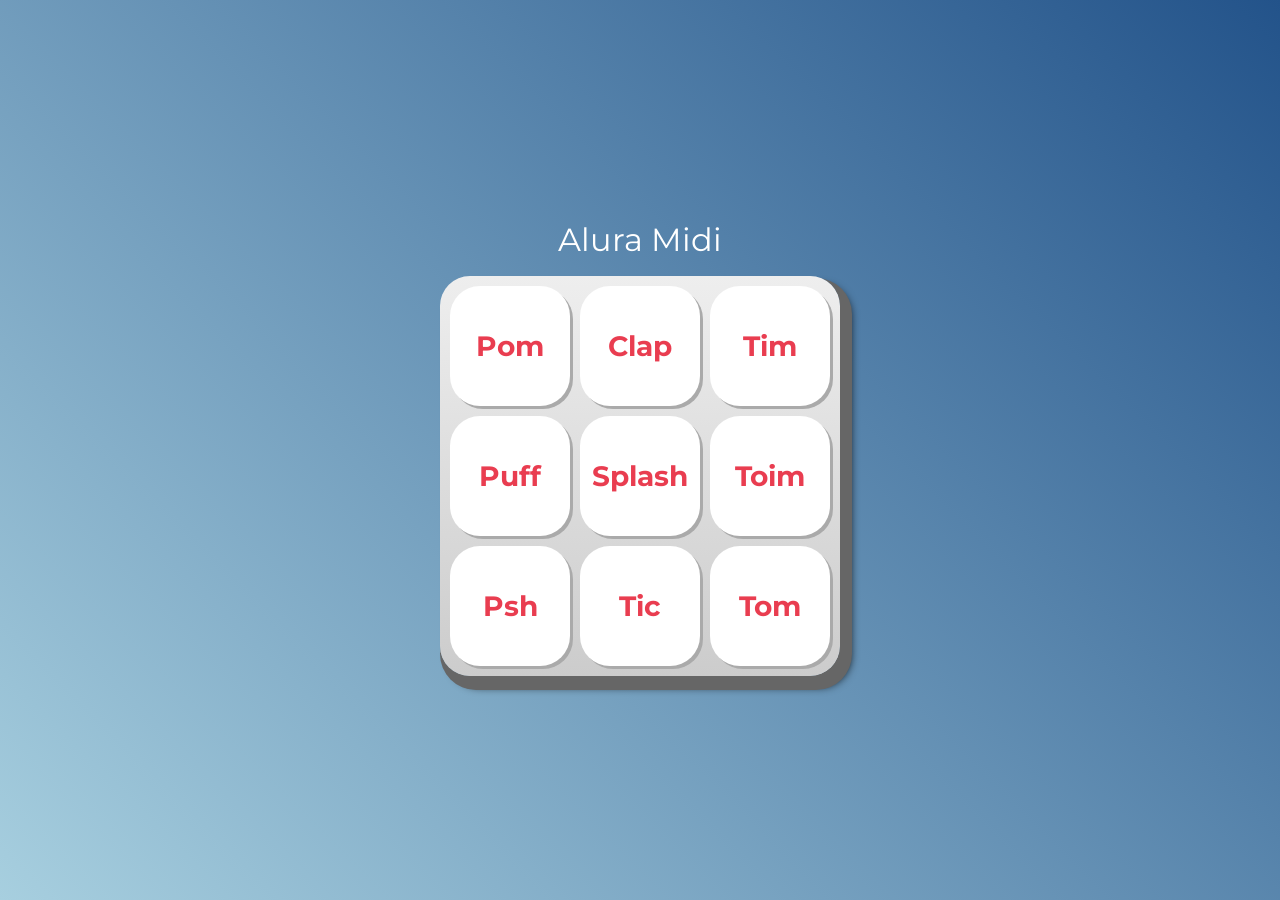
<file: aluramidi-curso-arquivos-iniciais/index.html>
<!DOCTYPE html>
<html lang="pt-BR">
<head>
    <meta charset="UTF-8">
    <meta http-equiv="X-UA-Compatible" content="IE=edge">
    <meta name="viewport" content="width=device-width, initial-scale=1.0">

    <title>Alura MIDI</title>

    <link rel="preconnect" href="https://fonts.googleapis.com">
    <link rel="preconnect" href="https://fonts.gstatic.com" crossorigin>
    <link href="https://fonts.googleapis.com/css2?family=Montserrat:wght@500;600&display=swap" rel="stylesheet">

    <link rel="icon" type="image/png" href="images/bateria.png">
    <link rel="stylesheet" href="css/reset.css">
    <link rel="stylesheet" href="css/estilos.css">


</head>
<body>

    <h1>Alura Midi</h1>

    <section class="teclado">
        <button onclick="alert('Pom')" class="tecla tecla_pom">Pom</button>
        <button onclick="alert('Clap')" class="tecla tecla_clap">Clap</button>
        <button onclick="alert('Tim')" class="tecla tecla_tim">Tim</button>

        <button onclick="alert('Puff')" class="tecla tecla_puff">Puff</button>
        <button onclick="alert('Splash')" class="tecla tecla_splash">Splash</button>
        <button onclick="alert('Toim')" class="tecla tecla_toim">Toim</button>

        <button onclick="alert('Psh')" class="tecla tecla_psh">Psh</button>
        <button onclick="alert('Tic')" class="tecla tecla_tic">Tic</button>
        <button onclick="alert('Tom')" class="tecla tecla_tom">Tom</button>
    </section>

    <audio src="sounds/keyq.wav" id="som_tecla_pom"></audio>
    <audio src="sounds/keyw.wav" id="som_tecla_clap"></audio>
    <audio src="sounds/keye.wav" id="som_tecla_tim"></audio>
    <audio src="sounds/keya.wav" id="som_tecla_puff"></audio>
    <audio src="sounds/keys.wav" id="som_tecla_splash"></audio>
    <audio src="sounds/keyd.wav" id="som_tecla_toim"></audio>
    <audio src="sounds/keyz.wav" id="som_tecla_psh"></audio>
    <audio src="sounds/keyx.wav" id="som_tecla_tic"></audio>
    <audio src="sounds/keyc.wav" id="som_tecla_tom"></audio>
    <script src="main.js"></script>
</body>
</html>
</file>
<file: aluramidi-curso-arquivos-iniciais/css/estilos.css>
:root {
  --cinza: #aaa;
  --vermelha: #e93d50;
  --vermelha-escura: #af303f;
  --branca: #fff;
  --luz: rgb(229, 255, 0);
}

body {
  align-items: center;
  background: linear-gradient(45deg, #a7cfdf 0%,#23538a 100%);
  display: flex;
  justify-content: center;
  flex-direction: column;
  font-family: 'Montserrat', sans-serif;
  min-height: 100vh;
}

h1 {
  color: var(--branca);
  margin-bottom: 20px;
  font-size: 2rem;
}

.teclado {
  background: linear-gradient(to bottom, #eeeeee 0%,#cccccc 100%);
  box-shadow: 6px 8px 0 6px #666, 10px 10px 10px #000;
  border-radius: 30px;
  display: grid;
  gap: 10px;
  grid-template-columns: repeat(3, 1fr);
  padding: 10px;
}

.tecla {
  background-color: var(--branca);
  border-radius: 30px;
  box-shadow: 3px 3px 0 var(--cinza);
  color: var(--vermelha);
  cursor: pointer;
  height: 120px;
  font-size: 1.75em;
  font-weight: bold;
  line-height: 120px;
  text-align: center;
  width: 120px; 
}

.tecla.ativa,
.tecla:active {
  background-color: var(--vermelha);
  border: 4px solid  var(--vermelha);
  box-shadow: 3px 3px 0 var(--vermelha-escura) inset;
  color: var(--branca);
  outline: none;
}

.tecla.focus,
.tecla:focus {
  outline: none;
  box-shadow: 1px 1px 10px var(--luz);
}

.tecla.active:focus,
.tecla:active:focus {
  box-shadow: 3px 3px 0 var(--vermelha-escura) inset, 1px 1px 10px var(--luz);
}
</file>
